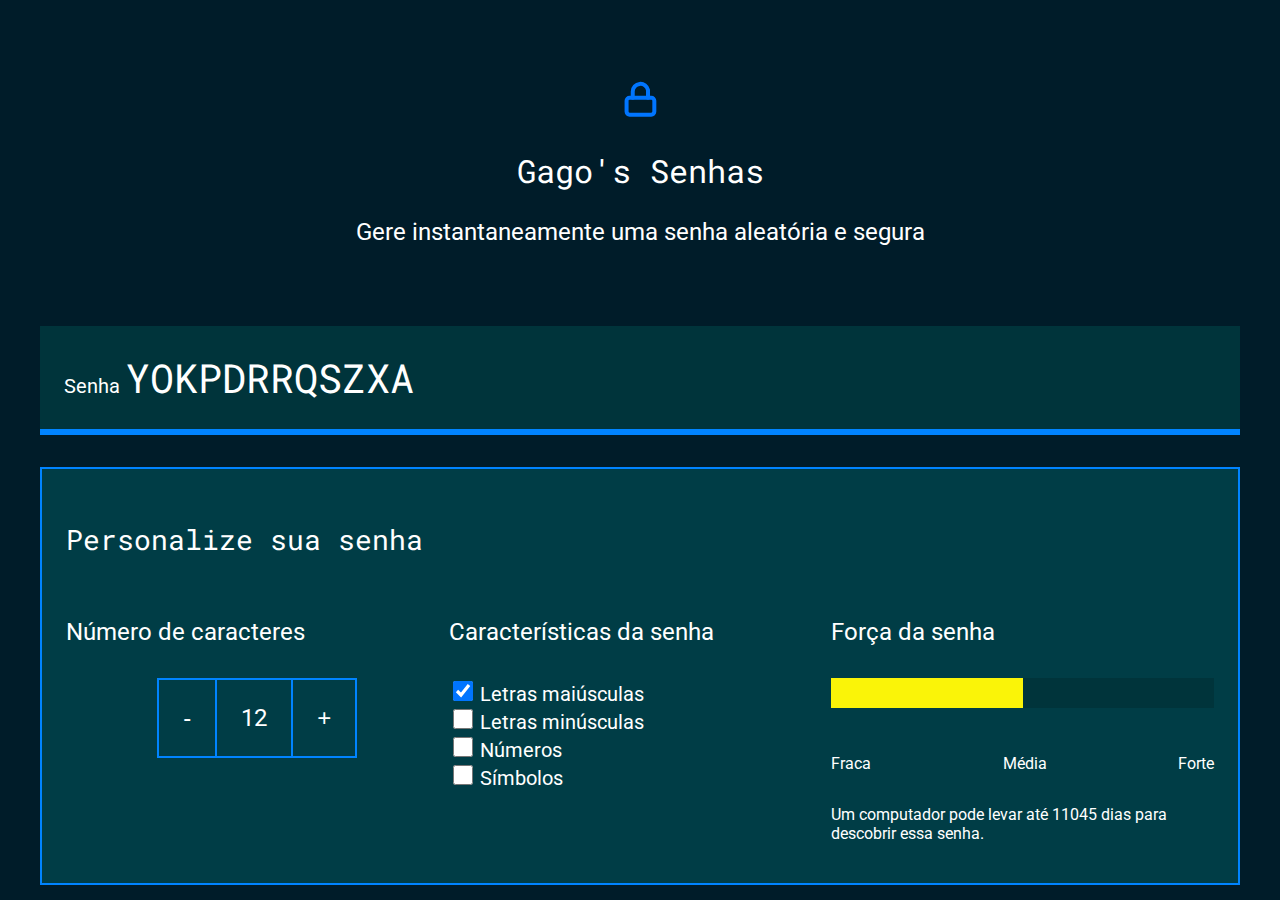
<file: gerador de senhas/index.html>
<!DOCTYPE html>
<html lang="pt-br">

<head>
    <meta charset="UTF-8">
    <meta http-equiv="X-UA-Compatible" content="IE=edge">
    <meta name="viewport" content="width=device-width, initial-scale=1.0">
    <link rel="preconnect" href="https://fonts.googleapis.com">
    <link rel="preconnect" href="https://fonts.gstatic.com" crossorigin>
    <link href="https://fonts.googleapis.com/css2?family=Josefin+Sans:ital,wght@0,100..700;1,100..700&display=swap"
        rel="stylesheet">
    <link rel="stylesheet" href="style.css">
    <title>Gerador De Senhas Do Gago</title>
</head>

<body>
    <section class="conteudo">
        <div class="conteudo-titulo">
            <img src="unlock.svg" alt="cadeado fechado">
            <h2 class="titulo-principal">Gago's Senhas</h2>
            <h3 class="titulo-secundario">Gere instantaneamente uma senha aleatória e segura</h3>
        </div>
        <div class="conteudo-senha">
            <label for="senha">Senha</label>
            <input name="senha" type="text" id="campo-senha" readonly>
        </div>
        <div class="parametro">
            <h3 class="parametro-titulo">Personalize sua senha</h3>
            <div class="parametro-coluna__senha">
                <div class="parametro-senha">
                    <h4 class="parametro-senha__titulo">Número de caracteres</h4>
                    <div class="parametro-senha-botoes">
                        <button class="parametro-senha__botao">-</button>
                        <p class="parametro-senha__texto">12</p>
                        <button class="parametro-senha__botao">+</button>
                    </div>
                </div>               
                <div class="parametro-senha">
                    <h4 class="parametro-senha__titulo">Características da senha</h4>
                    <div class="parametro-senha-checkbox">
                        <input name="maiusculo" type="checkbox" class="checkbox" checked>
                        <label for="maiusculo">Letras maiúsculas</label>
                    </div>
                    <div class="parametro-senha-checkbox">
                        <input name="minusculo" type="checkbox" class="checkbox">
                        <label for="minusculo">Letras minúsculas</label>
                    </div>
                    <div class="parametro-senha-checkbox">
                        <input name="numero" type="checkbox" class="checkbox">
                        <label for="numero">Números</label>
                    </div>
                    <div class="parametro-senha-checkbox">
                        <input name="simbolo" type="checkbox" class="checkbox">
                        <label for="simbolo">Símbolos</label>
                    </div>
                </div>
                <div class="parametro-senha">
                    <h4 class="parametro-senha__titulo">Força da senha</h4>
                    <div class="barra"></div>
                    <div class="forca fraca"></div>
                    <div class="parametro-senha-textos">
                        <p>Fraca</p>
                        <p>Média</p>
                        <p>Forte</p>
                    </div>
                    <p class="entropia"></p>
                </div>
            </div>
        </div>
    </section>
    <script src="main.js"></script>
</body> 
</html>
</file>
<file: gerador de senhas/style.css>
@import url('https://fonts.googleapis.com/css2?family=Roboto&family=Roboto+Mono&display=swap');

:root{
    --branco: white;
    --cor-de-fundo: #001c29;
    --fundo-senha: #00343b;
    --fundo-texto: #003d46;
    --borda: #0084ff;
    --roboto: 'Roboto', sans-serif;
    --roboto-mono: 'Roboto Mono', monospace;
}

*{
    font-weight: 400;
}

body{
    color: var(--branco);
    background-color: var(--cor-de-fundo);
    font-family: var(--roboto);
}

.titulo-principal{
    font-family: var(--roboto-mono);
    font-size: 32px;
}

.titulo-secundario{
    font-size: 24px;
}

.conteudo-titulo{
    text-align: center;
    margin-top: 80px;
}

.conteudo-senha{
    margin-top: 80px; 
    background: var(--fundo-senha);
    padding: 24px;
    border-bottom: 6px solid var(--borda);
}

#campo-senha{
    background-color: var(--fundo-senha);
    border: none;
    color: var(--branco);
    font-family: var(--roboto-mono);
    font-size: 40px;
    width: 70%;
}

#campo-senha:focus{
    outline: none;
}

.conteudo{
    max-width: 1200px;
    margin: 0 auto;
}

.parametro{
    background-color: var(--fundo-texto);
    border: 2px solid var(--borda);
    margin-top: 32px;
    padding: 24px;
}

.parametro-titulo{
    font-family: var(--roboto-mono);
    font-size: 28px;
}

.parametro-senha__titulo{
    font-size:24px;
}

.parametro-coluna__senha{
    display: flex;
    flex-direction: column;
    justify-content: center;
}
.parametro-senha{
    width: 50%;
    margin: 0 auto;
}

.parametro-senha-botoes{
    display: flex;
    justify-content: center;
}

.parametro-senha__botao{
    background-color: var(--fundo-texto);
    color: var(--branco);
    border: 2px solid var(--borda);
    padding: 24px;
    font-size: 24px;
    cursor: pointer;
}
.parametro-senha__texto{
    padding: 24px;
    border-top: 2px solid var(--borda);
    border-bottom: 2px solid var(--borda);
    margin: 0;
    font-size: 24px;
}

label{
    font-size: 20px;
}

.checkbox{
    width: 20px;
    height: 20px;
    cursor: pointer;
}

.barra{
    background-color: var(--fundo-senha);
    height: 30px;
    width: 100%;
}
.forca{
    height: 30px;
    position: relative;
    bottom: 30px;
}
.fraca{
    width: 25%;
    background-color: #E71B32; 
}
.media{
    background-color: #FAF408;
    width: 50%;
}
.forte{
    background-color: #00FF85;
    width: 100%;
}

.parametro-senha-textos{
    display: flex;
    justify-content: space-between;
}


@media screen and (min-width: 768px) {
    .parametro-coluna__senha{
        flex-direction: row;
    }
}
</file>
